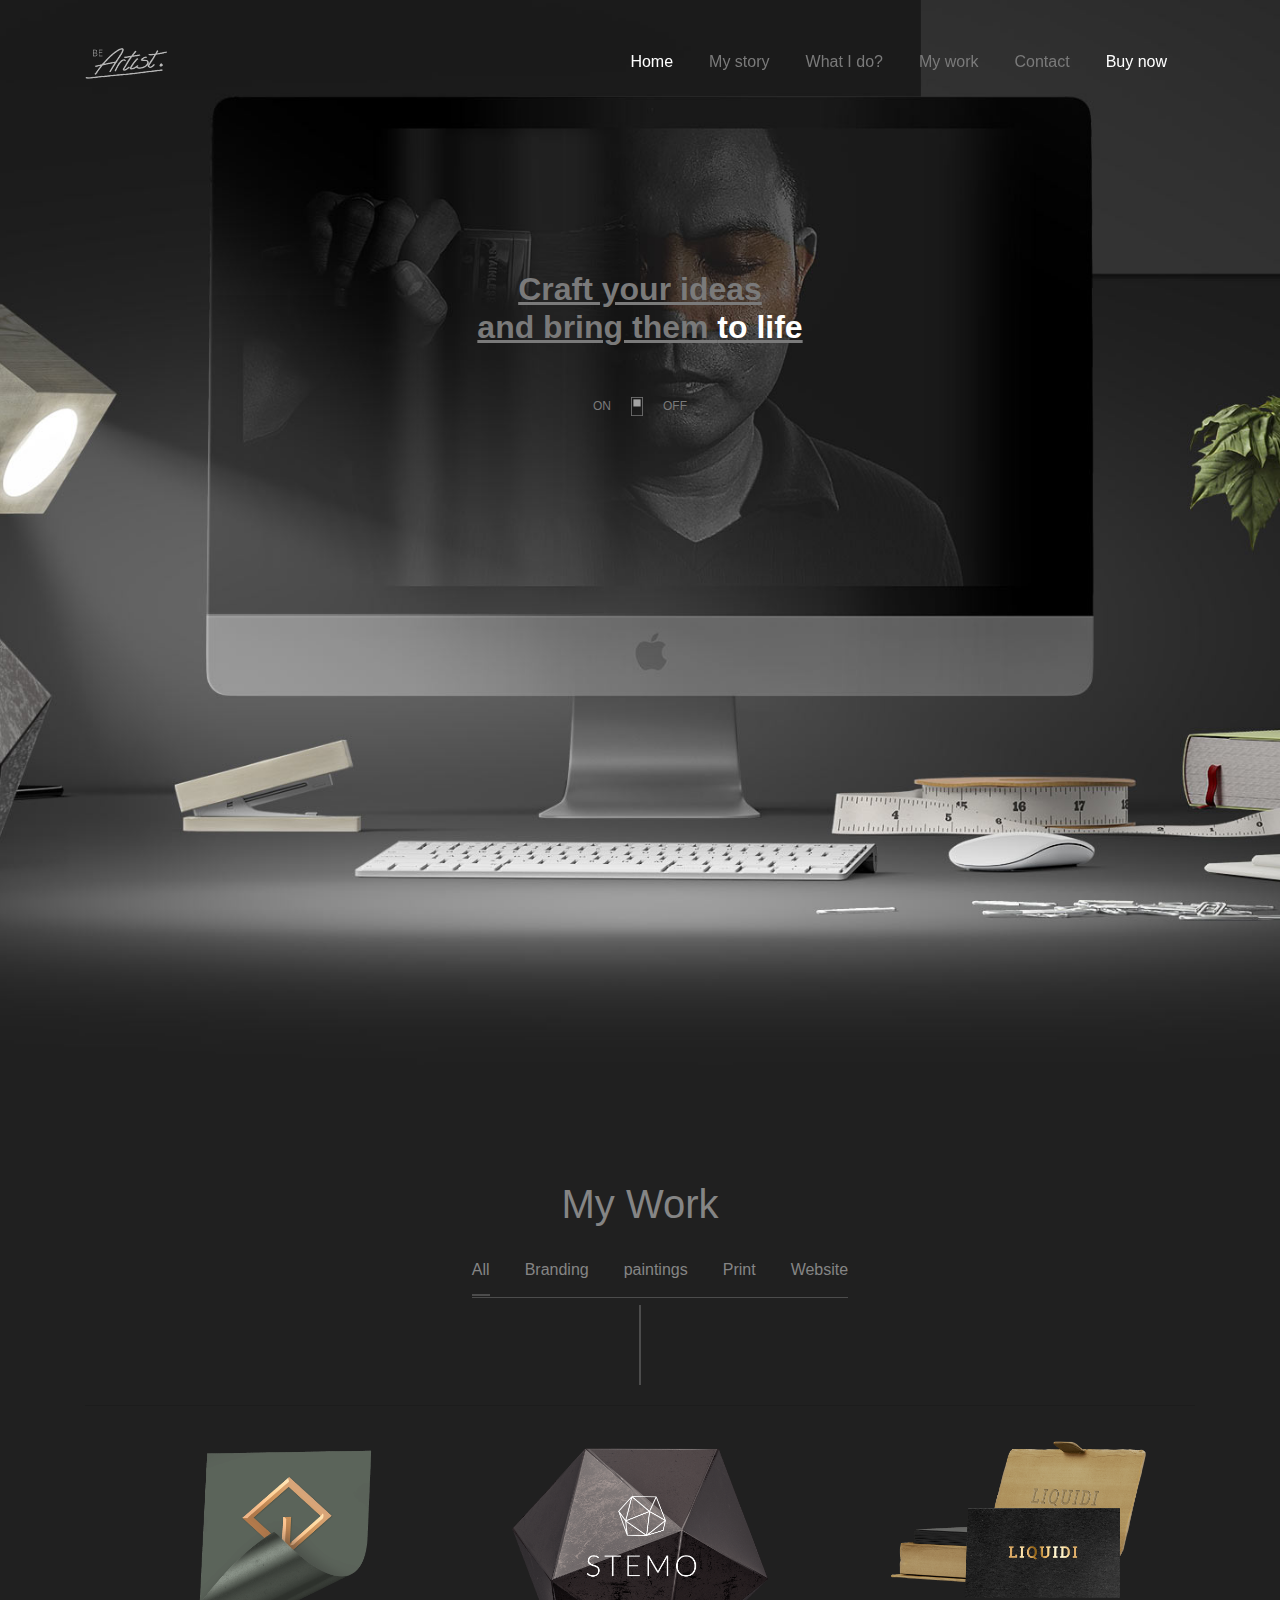
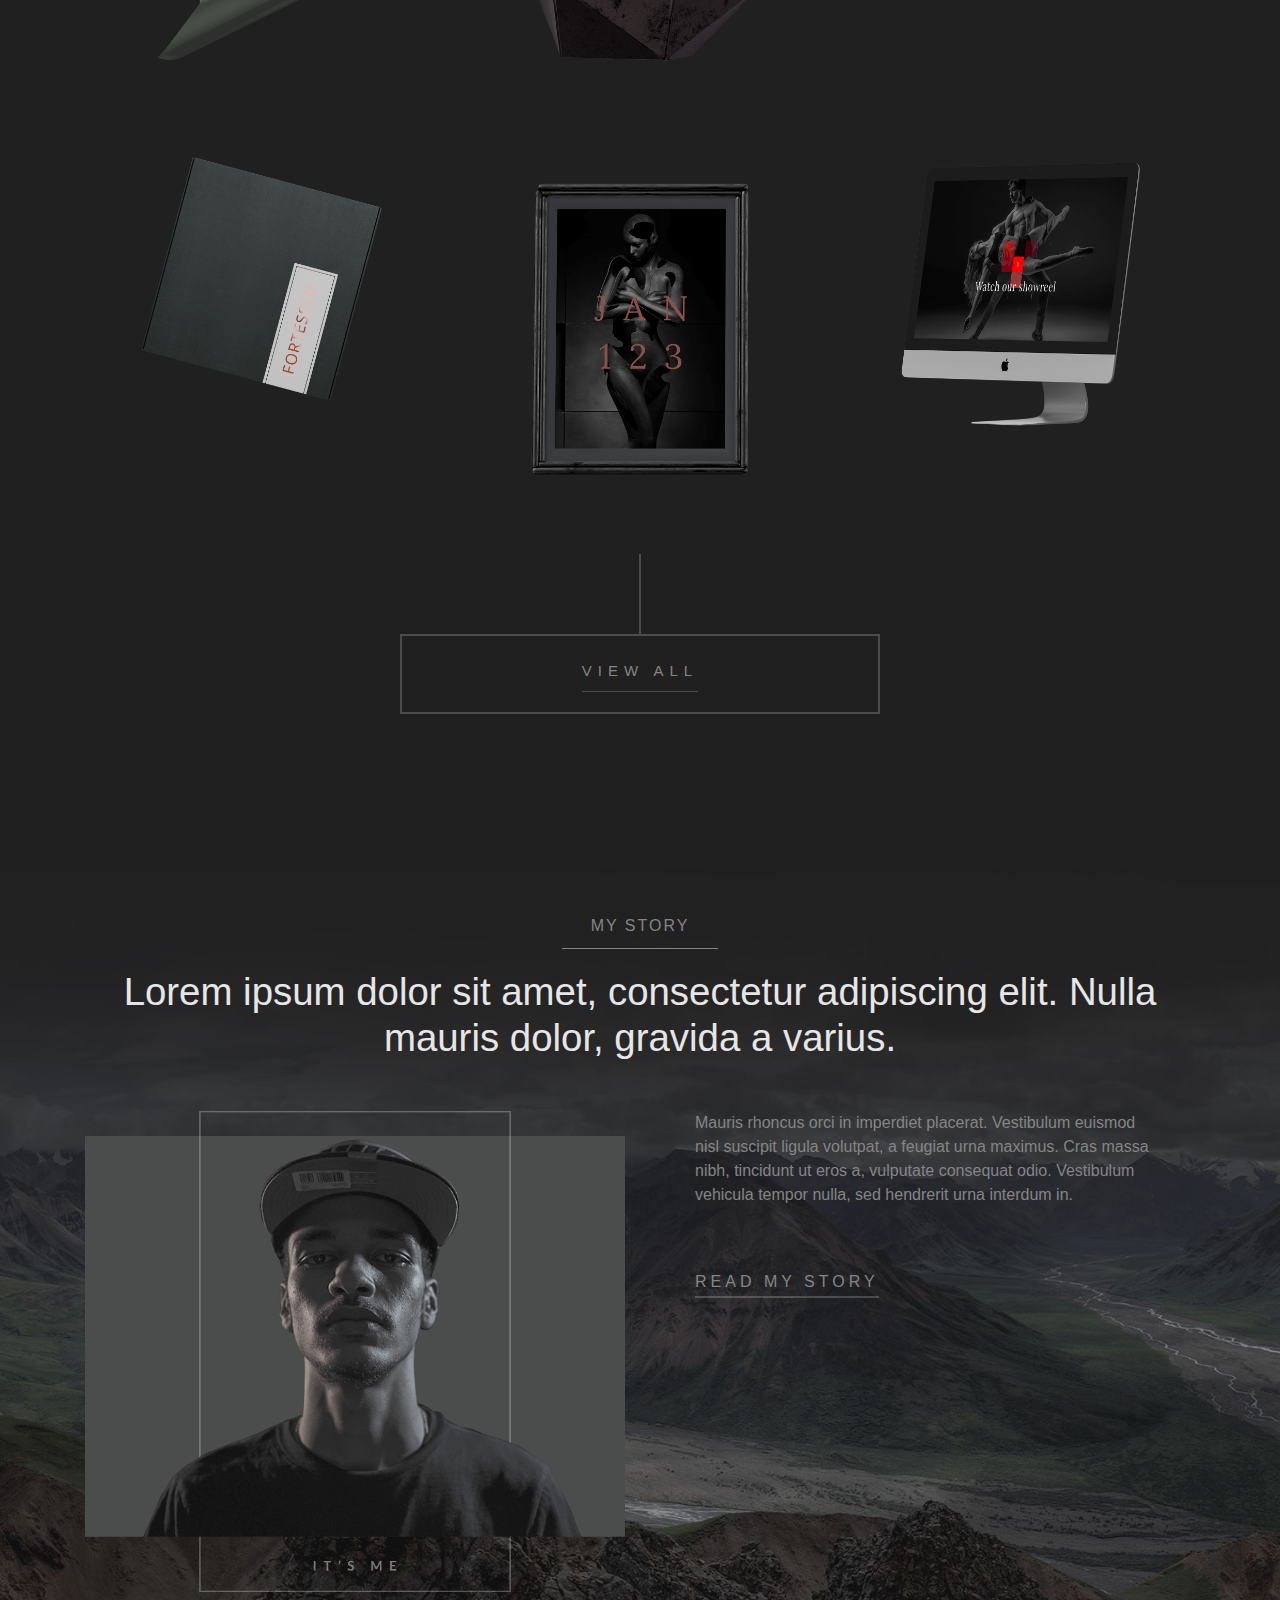
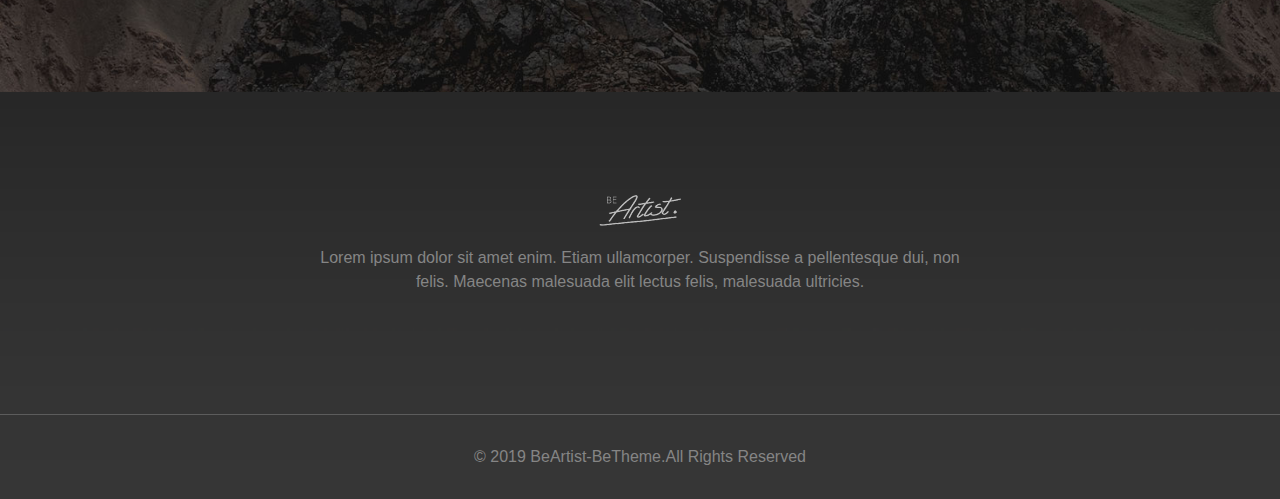
<file: index.html>
<!DOCTYPE html>
<html lang="en">

<head>
  <meta charset="UTF-8">

  <!-- IE Compatebillity Meta -->
  <meta http-equiv="X-UA-Compatible" content="IE=edge">
  <!-- First Mobile Meta -->
  <meta name="viewport" content="width=device-width, initial-scale=1">
  <!-- Font awesome -->
  <link rel="stylesheet" href="https://use.fontawesome.com/releases/v5.8.2/css/all.css"
    integrity="sha384-oS3vJWv+0UjzBfQzYUhtDYW+Pj2yciDJxpsK1OYPAYjqT085Qq/1cq5FLXAZQ7Ay" crossorigin="anonymous">
  <!-- title of the page -->
  <title>be Artist</title>
  <!-- Bootstrap CDN -->
  <link rel="stylesheet" href="css/bootstrap.min.css">
  <!-- styles -->
  <link rel="stylesheet" href="css/main.css">
</head>

<body>
  <!-- navbar section -->
  <nav class="navbar navbar-expand-lg navbar-light">
    <div class="container">
      <a class="navbar-brand" href="index.html"><img src="img/artist.png"></a>
      <button class="navbar-toggler" type="button" data-toggle="collapse" data-target="#navbarNav"
        aria-controls="navbarNav" aria-expanded="false" aria-label="Toggle navigation">
        <span class="navbar-toggler-icon"></span>
      </button>
      <div class="collapse navbar-collapse" id="navbarNav">
        <ul class="navbar-nav ml-auto">
          <li class="nav-item active">
            <a class="nav-link" href="index.html">Home <span class="sr-only">(current)</span></a>
          </li>
          <li class="nav-item">
            <a class="nav-link" href="my-story.html">My story</a>
          </li>
          <li class="nav-item">
            <a class="nav-link" href="whatido.html">What I do?<a>
          </li>
          <li class="nav-item">
            <a class="nav-link" href="my-work.html">My work</a>
          </li>
          <li class="nav-item">
            <a class="nav-link" href="contact.html">Contact</a>
          </li>
          <li class="nav-item active">
            <a class="nav-link" target="_blank" href="https://linkedin.com/in/ahmed-khaled-822214170/">Buy now</a>
          </li>
        </ul>
      </div>
    </div>
  </nav>
  <!-- header section -->
  <section class="header" id="header">
    <div class="intro">
      <h2>Craft your ideas <br /> and bring them <span>to life</span></h2>
      <p>ON<img src="img/home_artist_slider_slide_on.png" id="onimg">OFF</p>
    </div>
  </section>
  <!-- my work section -->
  <section class="my-work text-center">
    <div class="container">
      <div class="filters">
        <h1>My Work</h1>
        <ul>
          <li class="active" data-filter="*"><a href="#">All</a></li>
          <li data-filter=".branding"><a href="#">Branding</a></li>
          <li data-filter=".paintings"><a href="#">paintings</a></li>
          <li data-filter=".print"><a href="#">Print</a></li>
          <li data-filter=".website"><a href="#">Website</a></li>
        </ul>
      </div>

      <hr>
      <div class="projects">
        <div class="grid row">
          <div class="col-lg-4 col-md-6 branding print">
            <a href="#"><img src="img/home_artist_portfolio1.png" alt="portfolio 1"></a>
            <div class="first-project">
            </div>
          </div>
          <div class="col-lg-4 col-md-6 branding print">
            <div class="second-project">
            </div>
            <a href="#"><img src="img/home_artist_portfolio2.png" alt="portfolio 2"></a>
          </div>
          <div class="col-lg-4 col-md-6 branding">
            <div class="third-project">
              <a href="#"><img src="img/home_artist_portfolio3.png" alt="portfolio 3"></a>
            </div>
          </div>
          <div class="col-lg-4 col-md-6">
            <div class="fourth-project">
              <a href="#"><img src="img/home_artist_portfolio4.png" alt="portfolio 4"></a>
            </div>
          </div>
          <div class="col-lg-4 col-md-6 paintings">
            <div class="fivth-project">
              <a href="#"><img src="img/home_artist_portfolio5.png" alt="portfolio 5"></a>
            </div>
          </div>
          <div class="col-lg-4 col-md-6 website">
            <div class="sixth-project">
              <a href="#"><img src="img/home_artist_portfolio6.png" alt="portfolio 6"></a>
            </div>
          </div>
        </div>
        <p class="view-all"><button>VIEW ALL
            <hr></button>
        </p>
      </div>
    </div>
  </section>
  <!-- End of My Work Section -->
  <!-- Start my Story Section  -->
  <section class="my-story text-center">
    <div class="container">
      <div class="info">
        <p>my story</p>
        <hr>
        <h1>Lorem ipsum dolor sit amet, consectetur adipiscing elit. Nulla mauris dolor, gravida a varius.</h1>
      </div>
      <div class="row">
        <div class="col-md-6">
          <div class="artist-img">
            <img src="img/home_artist_pic1.png" alt="My Photo">
          </div>
        </div>
        <div class="col-md-6">
          <div class="story">
            <p>Mauris rhoncus orci in imperdiet placerat. Vestibulum euismod nisl suscipit ligula volutpat, a feugiat
              urna maximus. Cras massa nibh, tincidunt ut eros a, vulputate consequat odio. Vestibulum vehicula tempor
              nulla, sed hendrerit urna interdum in.</p>
            <div class="social-media">
              <a href="#"><i class="fab fa-facebook-f"></i></a>
              <a href="#"><i class="fab fa-twitter"></i></a>
              <a href="#"><i class="fab fa-instagram"></i></a>
              <a href="#"><i class="fab fa-pinterest-p"></i></a>
            </div>
            <a href="#" class="read">READ MY STORY</a>
          </div>
        </div>
      </div>
    </div>
  </section>
  <!-- End of my Story Section -->
  <!-- Start footer Section -->
  <section class="footer-section text-center">

    <div class="footer">
      <div class="container">
        <img src="img/artist.png" alt="logo">
        <p>Lorem ipsum dolor sit amet enim. Etiam ullamcorper. Suspendisse a pellentesque dui, non felis. Maecenas
          malesuada elit lectus felis, malesuada ultricies.</p>
      </div>
    </div>
    <div class="copyright">
      &copy; 2019 BeArtist-BeTheme.All Rights Reserved
    </div>
  </section>

  <!-- End footer Section -->
  <script src="js/jquery-3.3.1.min.js"></script>
  <script src="js/isotope.pkgd.min.js"></script>
  <script src="js/imagesloaded.pkgd.min.js"></script>
  <script src="js/popper.min.js"></script>
  <script src="js/bootstrap.min.js"></script>
  <script src="js/main.js"></script>



</html>
</file>
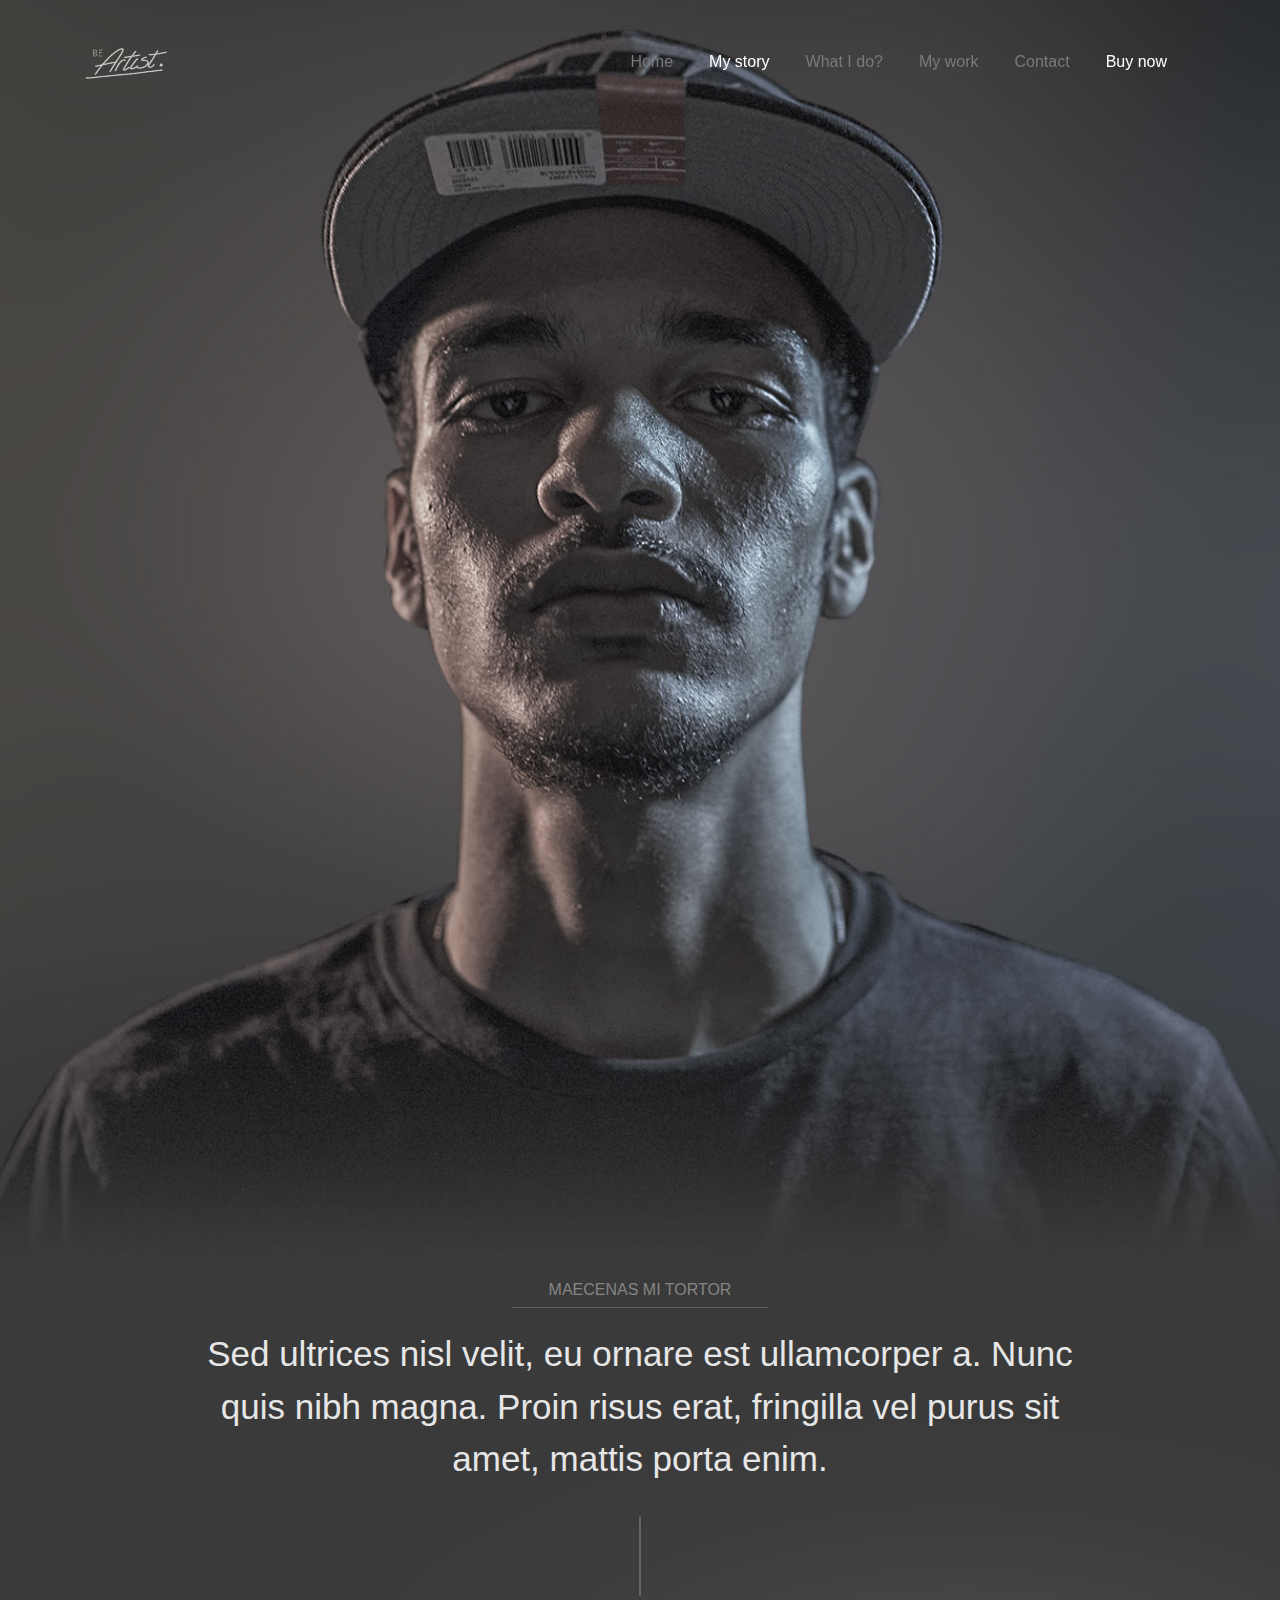
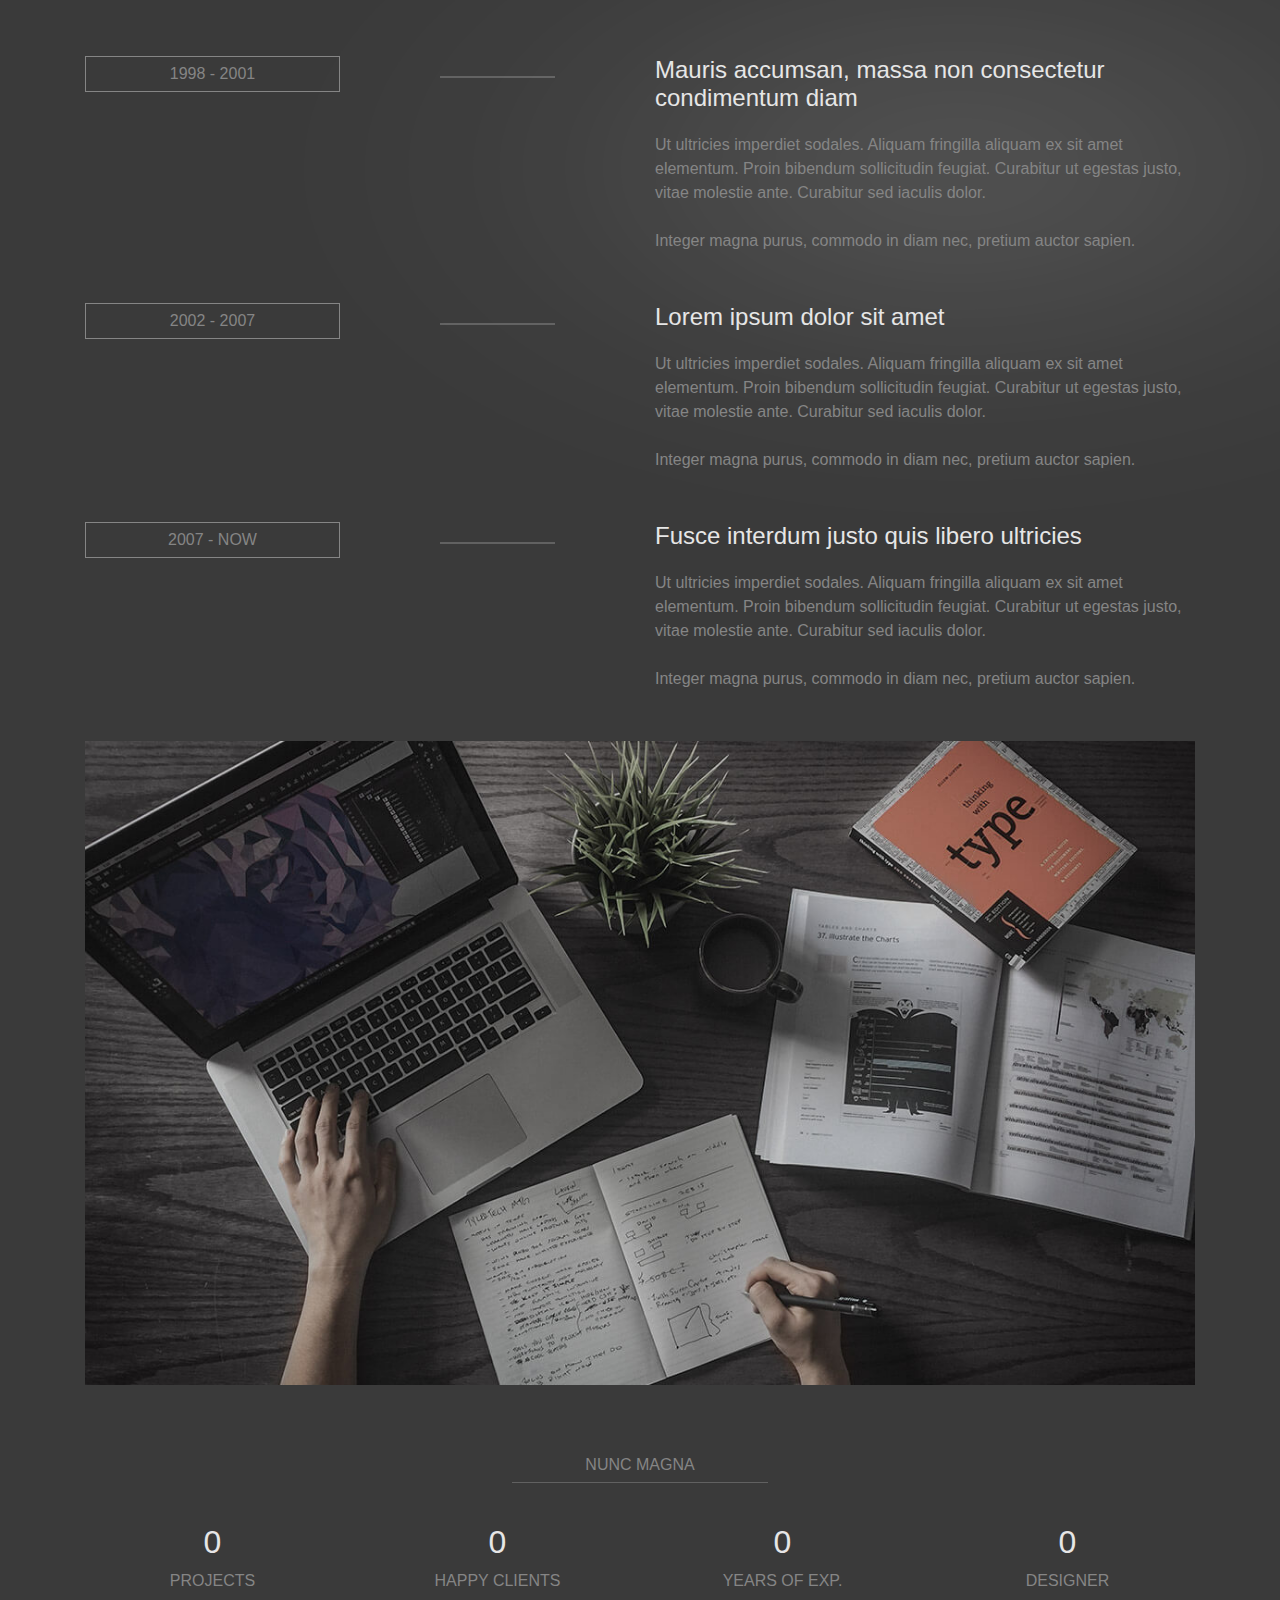
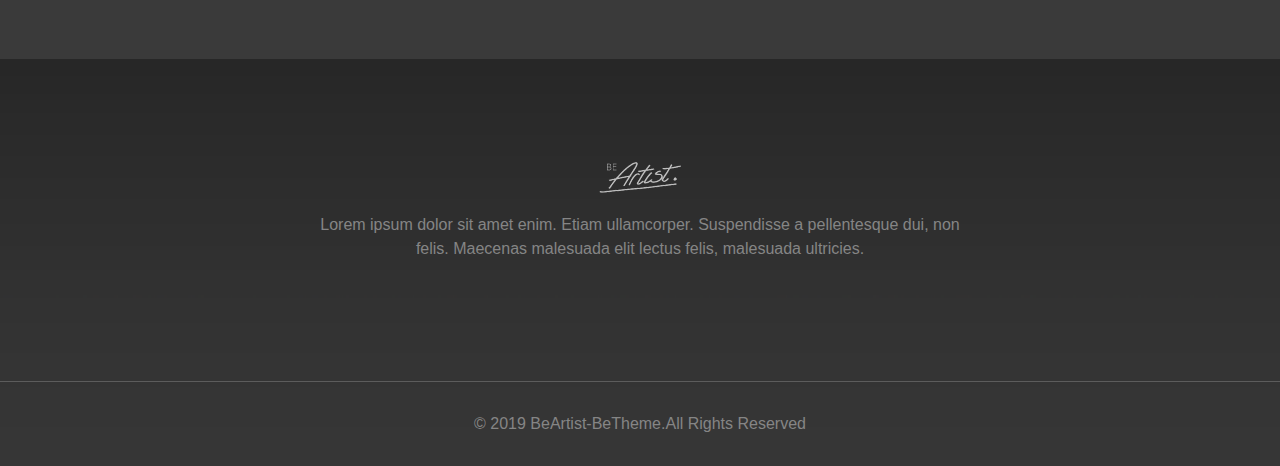
<file: my-story.html>
<!DOCTYPE html>
<html lang="en" dir="ltr">
  <head>
    <meta charset="utf-8">
    <!-- IE Compatebillity Meta -->
  <meta http-equiv="X-UA-Compatible" content="IE=edge">
    <!-- First Mobile Meta -->
    <meta name="viewport" content="width=device-width, initial-scale=1">
    <!-- Font awesome -->
    <link rel="stylesheet" href="https://use.fontawesome.com/releases/v5.8.2/css/all.css" integrity="sha384-oS3vJWv+0UjzBfQzYUhtDYW+Pj2yciDJxpsK1OYPAYjqT085Qq/1cq5FLXAZQ7Ay" crossorigin="anonymous">
    <!-- title of the page -->
    <title>My Story - BeArtist</title>
    <!-- Bootstrap CDN -->
    <link rel="stylesheet" href="css/bootstrap.min.css">
    <!-- styles -->
    <link rel="stylesheet" href="css/my-story.css">
  </head>
  <body>
    <!-- navbar section -->
    <nav class="navbar navbar-expand-lg navbar-light">
            <div class="container">
                <a class="navbar-brand" href="index.html"><img src="img/artist.png"></a>
                <button class="navbar-toggler" type="button" data-toggle="collapse" data-target="#navbarNav" aria-controls="navbarNav" aria-expanded="false" aria-label="Toggle navigation">
                <span class="navbar-toggler-icon"></span>
                </button>
                <div class="collapse navbar-collapse" id="navbarNav">
                <ul class="navbar-nav ml-auto">
                    <li class="nav-item">
                    <a class="nav-link" href="index.html">Home</a>
                    </li>
                    <li class="nav-item active">
                    <a class="nav-link" href="my-story.html">My story <span class="sr-only">(current)</span></a>
                    </li>
                    <li class="nav-item">
                    <a class="nav-link" href="whatido.html">What I do?</a>
                    </li>
                    <li class="nav-item">
                    <a class="nav-link" href="my-work.html">My work</a>
                    </li>
                    <li class="nav-item">
                        <a class="nav-link" href="contact.html">Contact</a>
                    </li>
                    <li class="nav-item active">
                            <a class="nav-link" target="_blank" href="https://linkedin.com/in/ahmed-khaled-822214170/">Buy now</a>
                        </li>
                </ul>
                </div>
            </div>
            </nav>
            <!-- Start Header -->
            <section class="header">

            </section>
            <!-- End Header -->
            <section class="timeline-section text-center">
              <div class="container">
                <div class="info">
                    <h6>MAECENAS MI TORTOR</h6>
                    <hr>
                    <p class="info-par">Sed ultrices nisl velit, eu ornare est ullamcorper a. Nunc quis nibh magna. Proin risus erat, fringilla vel purus sit amet, mattis porta enim.</p>
                </div>
                <div class="row">
                  <div class="col-lg-3">
                    <p class="years">1998 - 2001</p>
                  </div>
                  <div class="col-lg-3">
                    <hr>
                  </div>
                  <div class="col-lg-6">
                    <div class="info-box text-left">
                      <h4>Mauris accumsan, massa non consectetur condimentum diam</h4>
                      <p>Ut ultricies imperdiet sodales. Aliquam fringilla aliquam ex sit amet elementum. Proin bibendum sollicitudin feugiat. Curabitur ut egestas justo, vitae molestie ante. Curabitur sed iaculis dolor.</p>
                        <br>
                      <p>Integer magna purus, commodo in diam nec, pretium auctor sapien. </p>
                    </div>
                  </div>

                  <div class="col-lg-3">
                    <p class="years">2002 - 2007</p>
                  </div>
                  <div class="col-lg-3">
                    <hr>
                  </div>
                  <div class="col-lg-6">
                    <div class="info-box text-left">
                      <h4>Lorem ipsum dolor sit amet</h4>
                      <p>Ut ultricies imperdiet sodales. Aliquam fringilla aliquam ex sit amet elementum. Proin bibendum sollicitudin feugiat. Curabitur ut egestas justo, vitae molestie ante. Curabitur sed iaculis dolor.</p>
                        <br>
                      <p>Integer magna purus, commodo in diam nec, pretium auctor sapien. </p>
                    </div>
                  </div>

                  <div class="col-lg-3">
                    <p class="years">2007 - NOW</p>
                  </div>
                  <div class="col-lg-3">
                    <hr>
                  </div>
                  <div class="col-lg-6">
                    <div class="info-box text-left">
                      <h4>Fusce interdum justo quis libero ultricies</h4>
                      <p>Ut ultricies imperdiet sodales. Aliquam fringilla aliquam ex sit amet elementum. Proin bibendum sollicitudin feugiat. Curabitur ut egestas justo, vitae molestie ante. Curabitur sed iaculis dolor.</p>
                        <br>
                      <p>Integer magna purus, commodo in diam nec, pretium auctor sapien. </p>
                    </div>
                  </div>
                </div>

                <div class="img">
                  <img src="img/home_artist_mystory2.jpg" alt="">
                </div>

                <div class="count-down">
                  <h6>NUNC MAGNA</h6>
                  <hr>
                  <div class="row">
                    <div class="col-lg-3">
                      <div class="projects">
                        <h2><span class="counter1">0</span></h2>
                        <p>PROJECTS</p>
                      </div>
                    </div>
                    <div class="col-lg-3">
                      <div class="clients">
                        <h2><span class="counter2">0</span></h2>
                        <p>HAPPY CLIENTS</p>
                      </div>
                    </div>
                    <div class="col-lg-3">
                      <div class="clients">
                        <h2><span class="counter3">0</span></h2>
                        <p>YEARS OF EXP.</p>
                      </div>
                    </div>
                    <div class="col-lg-3">
                      <div class="clients">
                        <h2><span class="counter4">0</span></h2>
                        <p>DESIGNER</p>
                      </div>
                    </div>

                    </div>
                  </div>
                </div>

              </div>
            </section>

            <!-- Start footer Section -->
            <section class="footer-section text-center">

              <div class="footer">
              <div class="container">
                  <img src="img/artist.png" alt="logo">
                  <p>Lorem ipsum dolor sit amet enim. Etiam ullamcorper. Suspendisse a pellentesque dui, non felis. Maecenas malesuada elit lectus felis, malesuada ultricies.</p>
                </div>
                </div>
                <div class="copyright">
                    &copy; 2019 BeArtist-BeTheme.All Rights Reserved
                </div>
            </section>

            <!-- End footer Section -->



    <script src="js/jquery-3.3.1.min.js"></script>
    <script src="js/popper.min.js"></script>
    <script src="js/bootstrap.min.js"></script>
    <script src="js/pages.js"></script>
  </body>
</html>
</file>
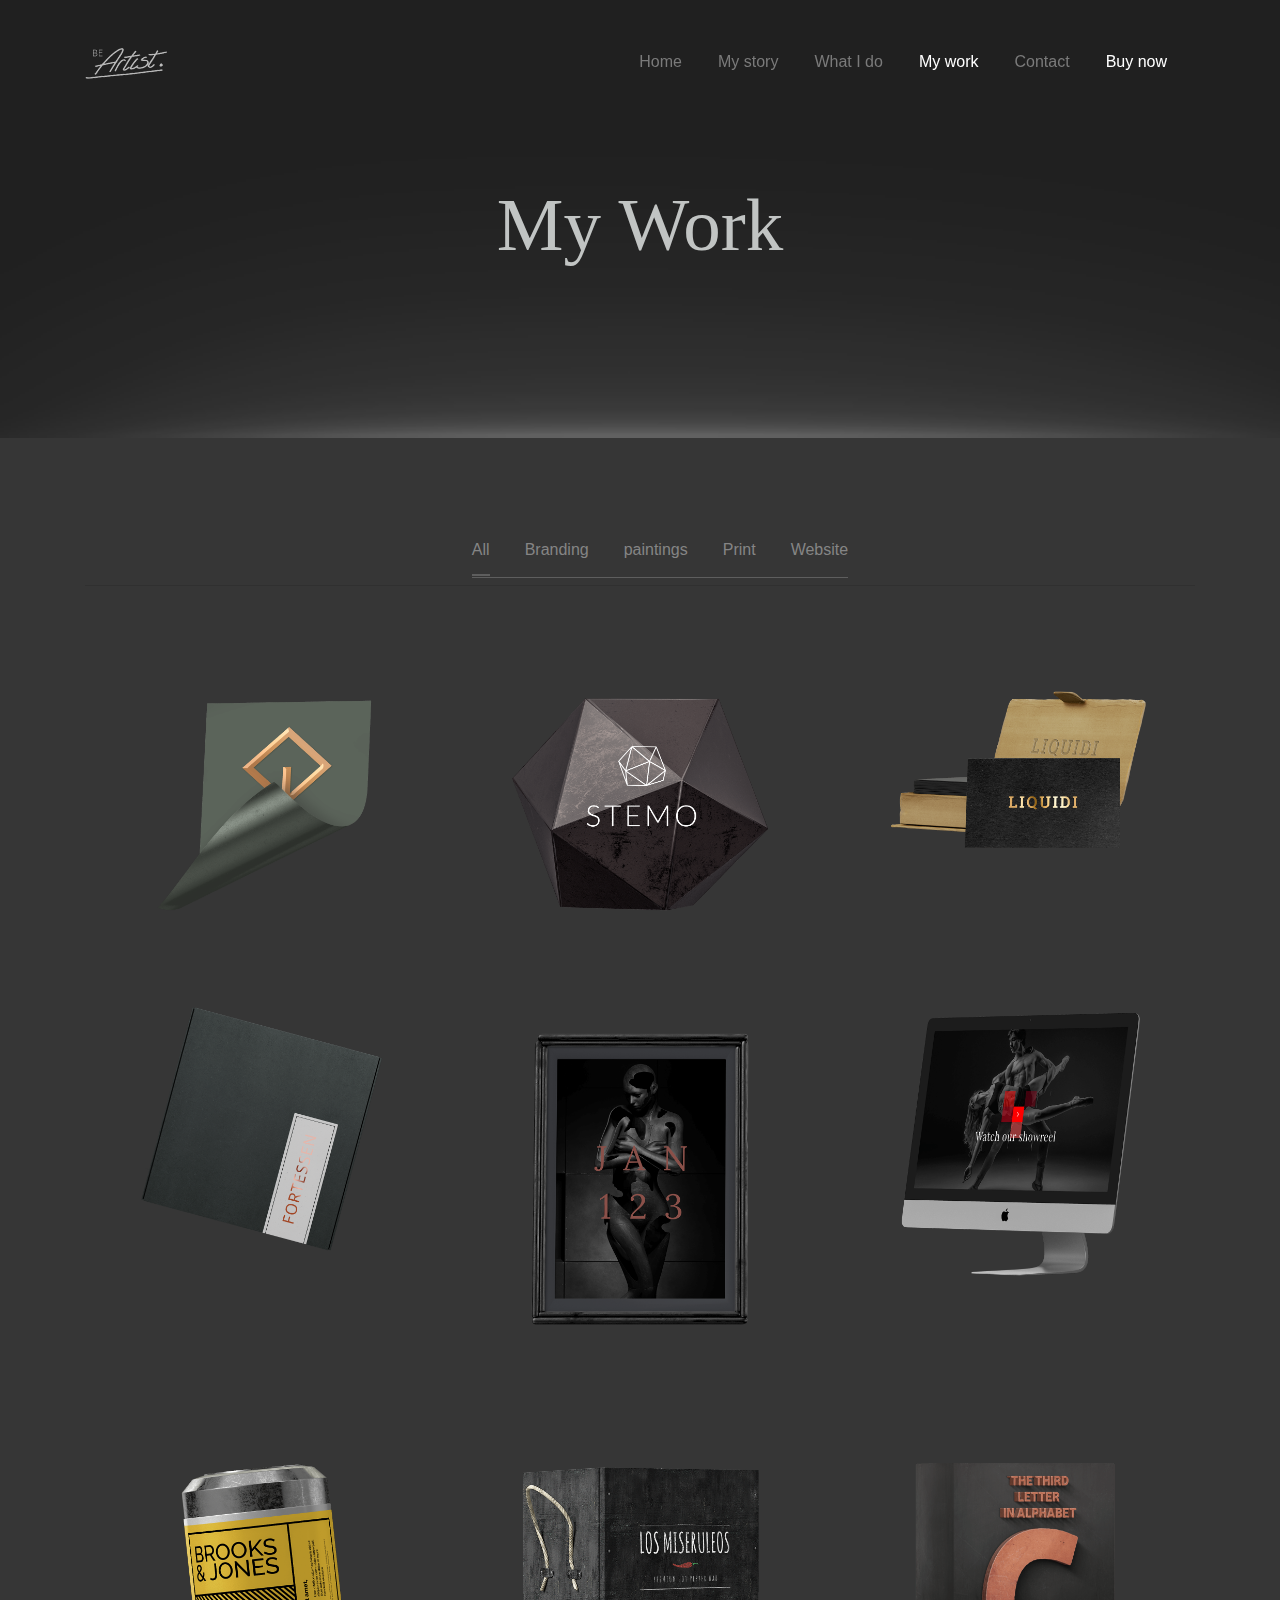
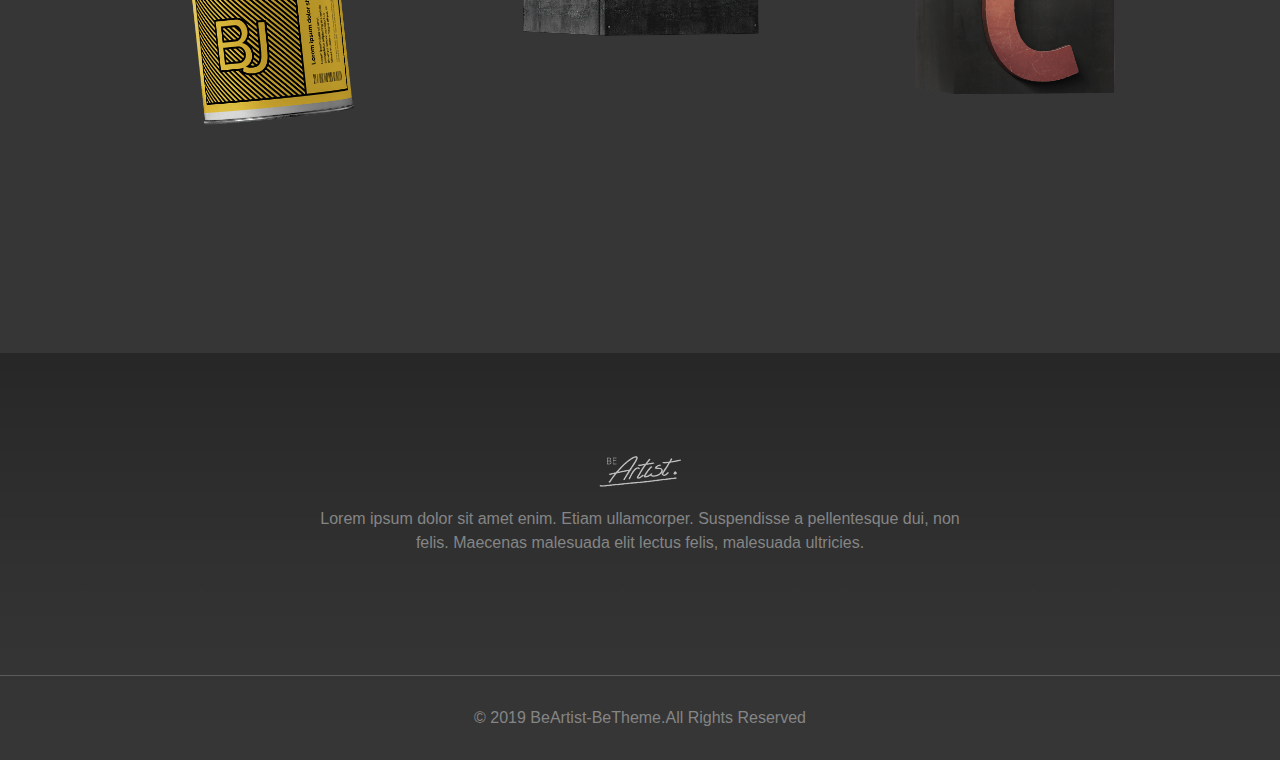
<file: my-work.html>
<!DOCTYPE html>
<html lang="en">

<head>
    <meta charset="UTF-8">
    <meta name="viewport" content="width=device-width, initial-scale=1.0">
    <meta http-equiv="X-UA-Compatible" content="ie=edge">
    <title>My Work</title>
    <!-- Bootstrap CDN -->
    <link rel="stylesheet" href="css/bootstrap.min.css">
    <!-- styles -->
    <link rel="stylesheet" href="css/whatido.css">
</head>

<body>
    <!-- navbar section -->
    <nav class="navbar navbar-expand-lg navbar-light">
        <div class="container">
            <a class="navbar-brand" href="index.html"><img src="img/artist.png"></a>
            <button class="navbar-toggler" type="button" data-toggle="collapse" data-target="#navbarNav"
                aria-controls="navbarNav" aria-expanded="false" aria-label="Toggle navigation">
                <span class="navbar-toggler-icon"></span>
            </button>
            <div class="collapse navbar-collapse" id="navbarNav">
                <ul class="navbar-nav ml-auto">
                    <li class="nav-item">
                        <a class="nav-link" href="index.html">Home</a>
                    </li>
                    <li class="nav-item ">
                        <a class="nav-link" href="my-story.html">My story </a>
                    </li>
                    <li class="nav-item ">
                        <a class="nav-link" href="whatido.html">What I do <span class="sr-only">(current)</span></a>
                    </li>
                    <li class="nav-item active">
                        <a class="nav-link" href="my-work.html">My work</a>
                    </li>
                    <li class="nav-item">
                        <a class="nav-link" href="contact.html">Contact</a>
                    </li>
                    <li class="nav-item active">
                        <a class="nav-link" href="https://linkedin.com/in/ahmed-khaled-822214170/">Buy now</a>
                    </li>
                </ul>
            </div>
        </div>
    </nav>
    <!-- End of Navbar section -->
    <!-- start head of pages -->
    <section class="head">
        <div class="container text-center">
            <div class="title">
                <h1>My Work</h1>
            </div>
        </div>
    </section>
    <!-- End of head -->
    <!-- my work section -->
    <section class="my-work text-center">
        <div class="container">
            <div class="filters">
                <ul>
                    <li class="active" data-filter="*"><a href="#">All</a></li>
                    <li data-filter=".branding"><a href="#">Branding</a></li>
                    <li data-filter=".paintings"><a href="#">paintings</a></li>
                    <li data-filter=".print"><a href="#">Print</a></li>
                    <li data-filter=".website"><a href="#">Website</a></li>
                </ul>
            </div>

            <hr>
            <div class="projects">
                <div class="grid row">
                    <div class="col-lg-4 col-md-6 branding print">
                        <a href="#"><img src="img/home_artist_portfolio1.png" alt="portfolio 1"></a>
                        <div class="first-project">
                        </div>
                    </div>
                    <div class="col-lg-4 col-md-6 branding print">
                        <div class="second-project">
                        </div>
                        <a href="#"><img src="img/home_artist_portfolio2.png" alt="portfolio 2"></a>
                    </div>
                    <div class="col-lg-4 col-md-6 branding">
                        <div class="third-project">
                            <a href="#"><img src="img/home_artist_portfolio3.png" alt="portfolio 3"></a>
                        </div>
                    </div>
                    <div class="col-lg-4 col-md-6">
                        <div class="fourth-project">
                            <a href="#"><img src="img/home_artist_portfolio4.png" alt="portfolio 4"></a>
                        </div>
                    </div>
                    <div class="col-lg-4 col-md-6 paintings">
                        <div class="fivth-project">
                            <a href="#"><img src="img/home_artist_portfolio5.png" alt="portfolio 5"></a>
                        </div>
                    </div>
                    <div class="col-lg-4 col-md-6 website">
                        <div class="sixth-project">
                            <a href="#"><img src="img/home_artist_portfolio6.png" alt="portfolio 6"></a>
                        </div>
                    </div>
                    <div class="col-lg-4 col-md-6 branding">
                        <div class="seventh-project">
                            <a href="#"><img src="img/home_artist_portfolio7.png" alt="portfolio 6"></a>
                        </div>
                    </div>
                    <div class="col-lg-4 col-md-6 branding">
                        <div class="eightenth-project">
                            <a href="#"><img src="img/home_artist_portfolio8.png" alt="portfolio 6"></a>
                        </div>
                    </div>
                    <div class="col-lg-4 col-md-6 branding">
                        <div class="ninth-project">
                            <a href="#"><img src="img/home_artist_portfolio9.png" alt="portfolio 6"></a>
                        </div>
                    </div>




                </div>
            </div>
        </div>
    </section>
    <!-- End of My Work Section -->
    <!-- Start footer Section -->
    <section class="footer-section text-center">

        <div class="footer">
            <div class="container">
                <img src="img/artist.png" alt="logo">
                <p>Lorem ipsum dolor sit amet enim. Etiam ullamcorper. Suspendisse a pellentesque dui, non felis.
                    Maecenas
                    malesuada elit lectus felis, malesuada ultricies.</p>
            </div>
        </div>
        <div class="copyright">
            &copy; 2019 BeArtist-BeTheme.All Rights Reserved
        </div>
    </section>

    <!-- End footer Section -->
</body>
<script src="js/jquery-3.3.1.min.js"></script>
<script src="js/isotope.pkgd.min.js"></script>
<script src="js/imagesloaded.pkgd.min.js"></script>
<script src="js/popper.min.js"></script>
<script src="js/bootstrap.min.js"></script>
<script src="js/pages.js"></script>

</html>
</file>
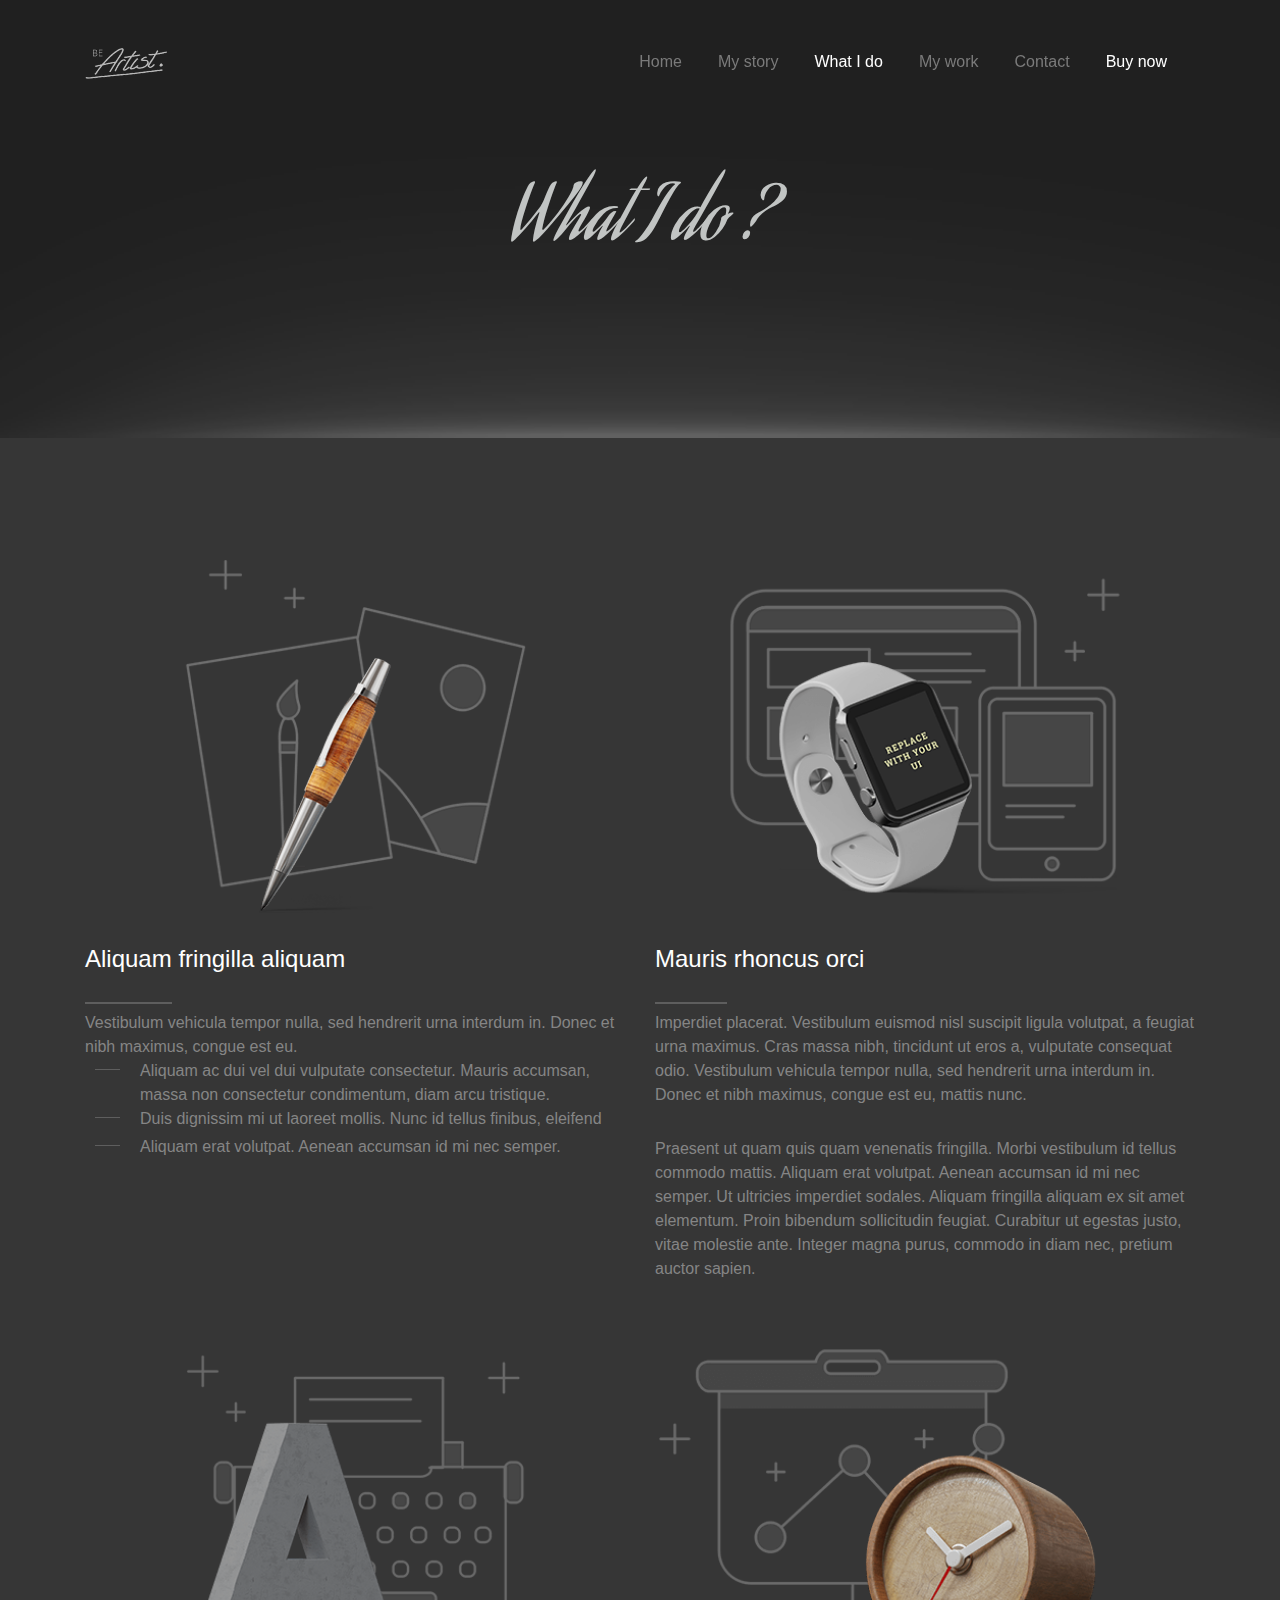
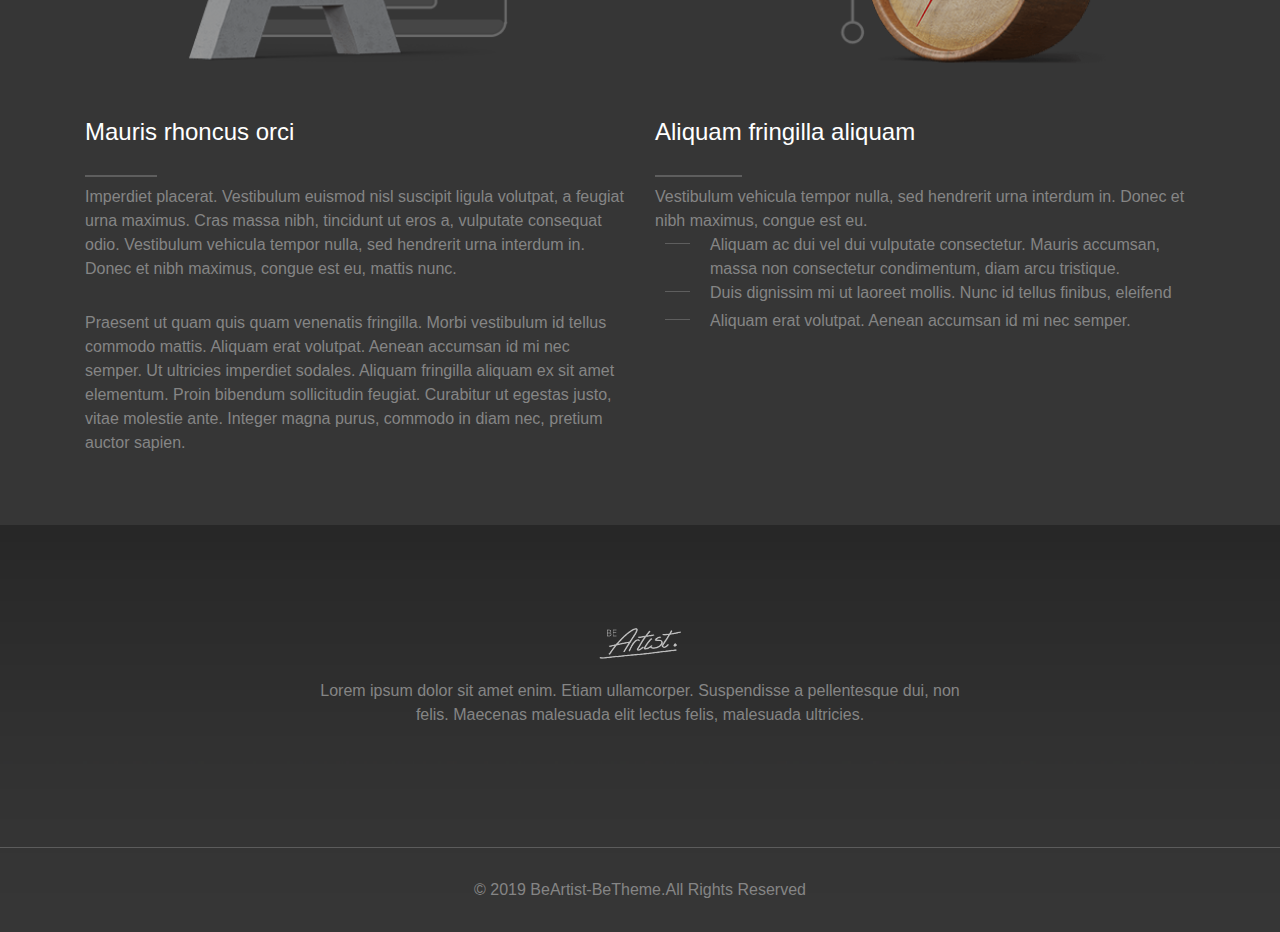
<file: whatido.html>
<!DOCTYPE html>
<html lang="en">

<head>
    <meta charset="UTF-8">
    <meta name="viewport" content="width=device-width, initial-scale=1.0">
    <meta http-equiv="X-UA-Compatible" content="ie=edge">
    <title>What I Do</title>

    <link href="https://fonts.googleapis.com/css?family=Aguafina+Script|Lobster&display=swap" rel="stylesheet">
    <!-- Bootstrap CDN -->
    <link rel="stylesheet" href="css/bootstrap.min.css">
    <!-- styles -->
    <link rel="stylesheet" href="css/whatido.css">
</head>

<body>
    <!-- navbar section -->
    <nav class="navbar navbar-expand-lg navbar-light">
        <div class="container">
            <a class="navbar-brand" href="index.html"><img src="img/artist.png"></a>
            <button class="navbar-toggler" type="button" data-toggle="collapse" data-target="#navbarNav"
                aria-controls="navbarNav" aria-expanded="false" aria-label="Toggle navigation">
                <span class="navbar-toggler-icon"></span>
            </button>
            <div class="collapse navbar-collapse" id="navbarNav">
                <ul class="navbar-nav ml-auto">
                    <li class="nav-item">
                        <a class="nav-link" href="index.html">Home</a>
                    </li>
                    <li class="nav-item ">
                        <a class="nav-link" href="my-story.html">My story </a>
                    </li>
                    <li class="nav-item active">
                        <a class="nav-link" href="whatido.html">What I do <span class="sr-only">(current)</span></a>
                    </li>
                    <li class="nav-item">
                        <a class="nav-link" href="my-work.html">My work</a>
                    </li>
                    <li class="nav-item">
                        <a class="nav-link" href="contact.html">Contact</a>
                    </li>
                    <li class="nav-item active">
                        <a target="_blank" class="nav-link" href="https://linkedin.com/in/ahmed-khaled-822214170/">Buy now</a>
                    </li>
                </ul>
            </div>
        </div>
    </nav>
    <!-- End of Navbar section -->
    <!-- start head of pages -->
    <section class="head">
        <div class="container text-center">
            <div class="title">
                <h1>What I do ?</h1>
            </div>
        </div>
    </section>
    <!-- End of head -->
    <!-- start projects -->
    <section class="projects">
        <div class="container text-left">
            <div class="row">
                <div class="col-lg-6">
                    <div class="project">
                        <img class="responsive-img " src="img/home_artist_whatido1.png" alt="my projects">
                        <h4>
                            <span>Aliquam</span> fringilla aliquam
                        </h4>
                        <p class="project-info">
                            Vestibulum vehicula tempor nulla, sed hendrerit urna interdum in. Donec et nibh maximus,
                            congue est eu.
                        </p>
                        <div class="row no-gutters">
                            <div class="col-1">
                                <div class="after-border"></div>
                            </div>
                            <div class="col-11">
                                <p class="paragraph">Aliquam ac dui vel dui vulputate consectetur. Mauris
                                    accumsan,
                                    massa non consectetur condimentum, diam arcu tristique.
                                </p>
                            </div>
                            <div class="col-1">
                                <div class="after-border"></div>
                            </div>
                            <div class="col-11">
                                <p class="paragraph">
                                    Duis dignissim mi ut laoreet mollis. Nunc id tellus finibus, eleifend
                                </p>
                            </div>
                            <div class="col-1">
                                <div class="after-border"></div>
                            </div>
                            <div class="col-11">
                                <p class="paragraph">
                                    Aliquam erat volutpat. Aenean accumsan id mi nec semper.
                                </p>
                            </div>
                        </div>


                    </div>
                </div>

                <div class="col-lg-6">
                    <div class="project">
                        <img src="img/home_artist_whatido2.png" alt="my project">
                        <h4 class="title-under-img"><span>Mauris</span> rhoncus orci</h4>
                        <div class="projects-info">

                            Imperdiet placerat. Vestibulum euismod nisl suscipit ligula volutpat, a feugiat urna
                            maximus. Cras massa nibh, tincidunt ut eros a, vulputate consequat odio. Vestibulum vehicula
                            tempor nulla, sed hendrerit urna interdum in. Donec et nibh maximus, congue est eu, mattis
                            nunc.
                            <br />
                            <p class="insideP">
                                Praesent ut quam quis quam venenatis fringilla. Morbi vestibulum id tellus commodo
                                mattis.
                                Aliquam erat volutpat. Aenean accumsan id mi nec semper. Ut ultricies imperdiet sodales.
                                Aliquam fringilla aliquam ex sit amet elementum. Proin bibendum sollicitudin feugiat.
                                Curabitur ut egestas justo, vitae molestie ante. Integer magna purus, commodo in diam
                                nec,
                                pretium auctor sapien.
                            </p>
                        </div>
                    </div>
                </div>







                <div class="col-lg-6">
                    <div class="project">
                        <img src="img/home_artist_whatido3.png" alt="my project">
                        <h4 class="title-under-img"><span>Mauris</span> rhoncus orci</h4>
                        <div class="projects-info">

                            Imperdiet placerat. Vestibulum euismod nisl suscipit ligula volutpat, a feugiat urna
                            maximus. Cras massa nibh, tincidunt ut eros a, vulputate consequat odio. Vestibulum vehicula
                            tempor nulla, sed hendrerit urna interdum in. Donec et nibh maximus, congue est eu, mattis
                            nunc.
                            <br />
                            <p class="insideP">
                                Praesent ut quam quis quam venenatis fringilla. Morbi vestibulum id tellus commodo
                                mattis.
                                Aliquam erat volutpat. Aenean accumsan id mi nec semper. Ut ultricies imperdiet sodales.
                                Aliquam fringilla aliquam ex sit amet elementum. Proin bibendum sollicitudin feugiat.
                                Curabitur ut egestas justo, vitae molestie ante. Integer magna purus, commodo in diam
                                nec,
                                pretium auctor sapien.
                            </p>
                        </div>
                    </div>
                </div>

                <div class="col-lg-6">
                    <div class="project">
                        <img class="responsive-img " src="img/home_artist_whatido4.png" alt="my projects">
                        <h4>
                            <span>Aliquam</span> fringilla aliquam
                        </h4>
                        <p class="project-info">
                            Vestibulum vehicula tempor nulla, sed hendrerit urna interdum in. Donec et nibh maximus,
                            congue est eu.
                        </p>
                        <div class="row no-gutters">
                            <div class="col-1">
                                <div class="after-border"></div>
                            </div>
                            <div class="col-11">
                                <p class="paragraph">Aliquam ac dui vel dui vulputate consectetur. Mauris
                                    accumsan,
                                    massa non consectetur condimentum, diam arcu tristique.
                                </p>
                            </div>
                            <div class="col-1">
                                <div class="after-border"></div>
                            </div>
                            <div class="col-11">
                                <p class="paragraph">
                                    Duis dignissim mi ut laoreet mollis. Nunc id tellus finibus, eleifend
                                </p>
                            </div>
                            <div class="col-1">
                                <div class="after-border"></div>
                            </div>
                            <div class="col-11">
                                <p class="paragraph">
                                    Aliquam erat volutpat. Aenean accumsan id mi nec semper.
                                </p>
                            </div>
                        </div>


                    </div>
                </div>
    </section>
    <!-- end projects -->
    <!-- Start footer Section -->
    <section class="footer-section text-center">

        <div class="footer">
            <div class="container">
                <img src="img/artist.png" alt="logo">
                <p>Lorem ipsum dolor sit amet enim. Etiam ullamcorper. Suspendisse a pellentesque dui, non felis.
                    Maecenas
                    malesuada elit lectus felis, malesuada ultricies.</p>
            </div>
        </div>
        <div class="copyright">
            &copy; 2019 BeArtist-BeTheme.All Rights Reserved
        </div>
    </section>

    <!-- End footer Section -->
</body>
<script src="https://code.jquery.com/jquery-3.3.1.slim.min.js"
    integrity="sha384-q8i/X+965DzO0rT7abK41JStQIAqVgRVzpbzo5smXKp4YfRvH+8abtTE1Pi6jizo"
    crossorigin="anonymous"></script>
<script src="js/pages.js"></script>

</html>
</file>
<file: css/main.css>
/*.message-actionable
 * border: 1px dotted yellow
 * color: yellow
 * margin: 20px
 * padding: 10px
 * .message-actionable button
 * float: right*/
a {
  text-decoration: none;
  outline: none;
}
a:hover {
  text-decoration: none;
}

p {
  margin: 0;
  padding: 0;
}

hr {
  margin: 0;
}

.navbar {
  padding: 2.5rem 1rem;
  width: 100%;
  position: fixed;
  z-index: 100;
}
.navbar .navbar-toggler {
  background-color: #FFF;
}

.navbar-light .navbar-nav .nav-item.active .nav-link {
  color: #FFF !important;
}
.navbar-light .navbar-nav .nav-link {
  margin-right: 20px;
  color: #7a7a7a;
}
.navbar-light .navbar-nav .nav-link:hover {
  color: #FFF;
}

.header {
  background-image: url(../img/home_artist_slider_slide2.jpg);
  background-repeat: no-repeat;
  background-position: center bottom;
  width: 100%;
  height: 120vh;
  display: flex;
  flex-direction: column;
  justify-content: center;
  align-items: center;
  position: relative;
  vertical-align: baseline;
  -moz-background-size: cover;
  -o-background-size: cover;
  -webkit-background-size: cover;
  background-size: cover;
}
.header .intro {
  color: #7a7a7a;
  position: absolute;
  top: 30vh;
  width: 30%;
}
.header .intro h2 {
  margin-bottom: 50px;
  text-decoration-line: underline;
  font-weight: 600;
  text-align: center;
}
@media (max-width: 1080px) {
  .header .intro h2 {
    font-size: 22px;
  }
}
@media (max-width: 768px) {
  .header .intro h2 {
    font-size: 18px;
  }
}
@media (max-width: 576px) {
  .header .intro h2 {
    font-size: 13px;
  }
}
.header .intro span {
  color: #FFF;
}
.header .intro p {
  text-align: center;
  font-size: 12px;
}
.header .intro p img {
  width: 12px;
  margin-right: 20px;
  margin-left: 20px;
}

.my-work {
  background-color: #202020;
  background-image: url(../img/home_artist_bgsection2.jpg);
  background-repeat: no-repeat;
  background-position: center center;
  background-attachment: fixed;
  vertical-align: baseline;
  width: 100%;
  color: #858585;
  padding-top: 100px;
  padding-bottom: 100px;
  -moz-background-size: cover;
  -o-background-size: cover;
  -webkit-background-size: cover;
  background-size: cover;
}
.my-work .filters h1 {
  margin-bottom: 30px;
}
.my-work .filters ul {
  display: inline-block;
  margin-bottom: 0;
  list-style: none;
}
.my-work .filters ul li {
  float: left;
  cursor: pointer;
  border-bottom: 1px solid #ffffff33;
  padding-bottom: 15px;
  padding-right: 35px;
}
.my-work .filters ul li:last-child {
  padding-right: 0px;
}
@media (max-width: 576px) {
  .my-work .filters ul li:last-child {
    padding-right: 35px;
  }
}
@media (max-width: 576px) {
  .my-work .filters ul li {
    float: none;
    border-bottom: none;
    margin-bottom: 10px;
  }
}
.my-work .filters ul .active a {
  border-bottom: 2px solid #ffffff33;
  padding-bottom: 16px;
}
@media (max-width: 576px) {
  .my-work .filters ul .active a {
    border-bottom: none;
  }
}
.my-work .filters ul a {
  color: #858585;
}
.my-work .filters::after {
  content: "";
  display: block;
  margin: 0 auto;
  width: 2px;
  height: 80px;
  margin-bottom: 20px;
  background-color: #ffffff33;
}
@media (max-width: 576px) {
  .my-work .filters::after {
    display: none;
  }
}
.my-work .projects img {
  width: 100%;
  padding: 20px;
}
.my-work .projects img:hover {
  transform: scale(1.1);
  -moz-transition: all 0.4s ease-in-out;
  -webkit-transition: all 0.4s ease-in-out;
  -o-transition: all 0.4s ease-in-out;
  transition: all 0.4s ease-in-out;
}
.my-work .view-all {
  text-align: center;
}
.my-work .view-all button {
  background-color: transparent;
  padding: 20px 180px;
  border: 2px solid #ffffff33;
  color: #858585;
  display: inline-block;
  font-size: 15px;
  line-height: 2;
  letter-spacing: 6px;
  -moz-transition: all 0.5s ease-in-out;
  -webkit-transition: all 0.5s ease-in-out;
  -o-transition: all 0.5s ease-in-out;
  transition: all 0.5s ease-in-out;
}
.my-work .view-all button:hover {
  border-color: #FFF;
}
@media (max-width: 576px) {
  .my-work .view-all button {
    padding: 10px 90px;
  }
}
.my-work .view-all hr {
  margin-top: 5px;
  border-top-color: #ffffff33;
}
.my-work .view-all::before {
  content: "";
  width: 2px;
  height: 80px;
  background-color: #ffffff33;
  display: block;
  margin: 0 auto;
}

.my-story {
  padding-top: 100px;
  padding-bottom: 100px;
  background-image: url(../img/home_artist_bgsection1.jpg);
  color: #858585;
  -moz-background-size: cover;
  -o-background-size: cover;
  -webkit-background-size: cover;
  background-size: cover;
}
.my-story .info {
  margin-bottom: 50px;
}
.my-story .info p {
  text-transform: uppercase;
  padding-bottom: 10px;
  letter-spacing: 2px;
  font-weight: 500;
}
.my-story .info hr {
  width: 14%;
  border-color: #858585;
  margin: auto;
}
.my-story .info h1 {
  font-size: 2.4rem;
  color: #e6e6e6;
  margin-top: 20px;
}
.my-story .artist-img img {
  width: 100%;
}
@media (max-width: 768px) {
  .my-story .artist-img {
    margin-bottom: 20px;
  }
}
.my-story .story {
  padding: 0 40px;
  text-align: left;
}
.my-story .story p {
  margin-bottom: 15px;
  font-weight: 500;
}
.my-story .story .social-media {
  margin-bottom: 15px;
}
.my-story .story .social-media i {
  margin: 1rem 0 1rem 1rem;
  font-size: 22px;
  color: #858585;
  -moz-transition: all 0.5s ease-in-out;
  -webkit-transition: all 0.5s ease-in-out;
  -o-transition: all 0.5s ease-in-out;
  transition: all 0.5s ease-in-out;
}
.my-story .story .social-media i:hover {
  color: #e6e6e6;
}
.my-story .story .read {
  text-transform: uppercase;
  letter-spacing: 4px;
  color: #858585;
  border-bottom: 2px solid #ffffff33;
  padding-bottom: 6px;
  font-weight: 500;
}

.footer-section {
  background-color: #202020;
  background-image: url(../img/home_artist_bg_footer.png);
  background-position: center;
  -moz-background-size: cover;
  -o-background-size: cover;
  -webkit-background-size: cover;
  background-size: cover;
  padding-top: 100px;
  color: #858585;
}
.footer-section .footer {
  padding-bottom: 100px;
  border-bottom: 1px solid #ffffff33;
}
.footer-section .footer p {
  width: 60%;
  margin: 20px auto;
}
.footer-section .copyright {
  padding: 30px 0;
}

/*# sourceMappingURL=main.css.map */
</file>
<file: css/my-story.css>
/*.message-actionable
 * border: 1px dotted yellow
 * color: yellow
 * margin: 20px
 * padding: 10px
 * .message-actionable button
 * float: right*/
.navbar {
  padding: 2.5rem 1rem;
  width: 100%;
  position: fixed;
  z-index: 100;
}
.navbar .navbar-toggler {
  background-color: #FFF;
}

.navbar-light .navbar-nav .nav-item.active .nav-link {
  color: #FFF !important;
}
.navbar-light .navbar-nav .nav-link {
  margin-right: 20px;
  color: #7a7a7a;
}
.navbar-light .navbar-nav .nav-link:hover {
  color: #FFF;
}

.header {
  background-image: url(../img/home_artist_slider_slide2.jpg);
  background-repeat: no-repeat;
  background-position: center bottom;
  width: 100%;
  height: 120vh;
  display: flex;
  flex-direction: column;
  justify-content: center;
  align-items: center;
  position: relative;
  vertical-align: baseline;
  -moz-background-size: cover;
  -o-background-size: cover;
  -webkit-background-size: cover;
  background-size: cover;
}
.header .intro {
  color: #7a7a7a;
  position: absolute;
  top: 30vh;
  width: 30%;
}
.header .intro h2 {
  margin-bottom: 50px;
  text-decoration-line: underline;
  font-weight: 600;
  text-align: center;
}
@media (max-width: 1080px) {
  .header .intro h2 {
    font-size: 22px;
  }
}
@media (max-width: 768px) {
  .header .intro h2 {
    font-size: 18px;
  }
}
@media (max-width: 576px) {
  .header .intro h2 {
    font-size: 13px;
  }
}
.header .intro span {
  color: #FFF;
}
.header .intro p {
  text-align: center;
  font-size: 12px;
}
.header .intro p img {
  width: 12px;
  margin-right: 20px;
  margin-left: 20px;
}

.footer-section {
  background-color: #202020;
  background-image: url(../img/home_artist_bg_footer.png);
  background-position: center;
  -moz-background-size: cover;
  -o-background-size: cover;
  -webkit-background-size: cover;
  background-size: cover;
  padding-top: 100px;
  color: #858585;
}
.footer-section .footer {
  padding-bottom: 100px;
  border-bottom: 1px solid #ffffff33;
}
.footer-section .footer p {
  width: 60%;
  margin: 20px auto;
}
.footer-section .copyright {
  padding: 30px 0;
}

.header {
  background-image: url(../img/home_artist_mystory1.jpg);
  height: 140vh;
  background-position: top center;
  padding-bottom: 100px;
  -moz-background-size: cover;
  -webkit-background-size: cover;
  -o-background-size: cover;
  background-size: cover;
}

.timeline-section {
  background-color: #3a3a3a;
  color: #858585;
  background-image: url(../img/home_artist_bgsection2.jpg);
  background-repeat: no-repeat;
}
.timeline-section h6 {
  padding-top: 20px;
}
.timeline-section h6 ~ hr {
  border-top: 1px solid #ffffff33;
  margin: 0 auto;
  width: 23%;
}
.timeline-section .info-par {
  width: 80%;
  font-size: 35px;
  color: #e6e6e6;
  margin: 20px auto;
  padding-bottom: 20px;
}
.timeline-section .info-par::after {
  content: "";
  display: block;
  margin: 30px auto;
  width: 2px;
  height: 80px;
  margin-bottom: 20px;
  background-color: #ffffff33;
}
.timeline-section .years {
  border: 1px solid #858585;
  padding: 5px 8px;
  -moz-transition: all 0.4s ease-in-out;
  -webkit-transition: all 0.4s ease-in-out;
  -o-transition: all 0.4s ease-in-out;
  transition: all 0.4s ease-in-out;
}
.timeline-section .years:hover {
  border-color: #e6e6e6;
  color: #e6e6e6;
}
.timeline-section hr {
  border-top: 2px solid #ffffff33;
  margin: 20px auto;
  width: 45%;
}
.timeline-section .info-box {
  margin-bottom: 50px;
}
.timeline-section .info-box h4 {
  color: #e6e6e6;
  margin-bottom: 20px;
}
.timeline-section .info-box p:first-of-type {
  margin-bottom: 0;
}
.timeline-section .img img {
  width: 100%;
}
.timeline-section .count-down {
  padding: 50px 0;
}
.timeline-section .count-down h2 {
  margin-top: 40px;
  color: #e6e6e6;
}

/*# sourceMappingURL=my-story.css.map */
</file>
<file: css/whatido.css>
/*.message-actionable
 * border: 1px dotted yellow
 * color: yellow
 * margin: 20px
 * padding: 10px
 * .message-actionable button
 * float: right*/
.navbar {
  padding: 2.5rem 1rem;
  width: 100%;
  position: fixed;
  z-index: 100;
}
.navbar .navbar-toggler {
  background-color: #FFF;
}

.navbar-light .navbar-nav .nav-item.active .nav-link {
  color: #FFF !important;
}
.navbar-light .navbar-nav .nav-link {
  margin-right: 20px;
  color: #7a7a7a;
}
.navbar-light .navbar-nav .nav-link:hover {
  color: #FFF;
}

.header {
  background-image: url(../img/home_artist_slider_slide2.jpg);
  background-repeat: no-repeat;
  background-position: center bottom;
  width: 100%;
  height: 120vh;
  display: flex;
  flex-direction: column;
  justify-content: center;
  align-items: center;
  position: relative;
  vertical-align: baseline;
  -moz-background-size: cover;
  -o-background-size: cover;
  -webkit-background-size: cover;
  background-size: cover;
}
.header .intro {
  color: #7a7a7a;
  position: absolute;
  top: 30vh;
  width: 30%;
}
.header .intro h2 {
  margin-bottom: 50px;
  text-decoration-line: underline;
  font-weight: 600;
  text-align: center;
}
@media (max-width: 1080px) {
  .header .intro h2 {
    font-size: 22px;
  }
}
@media (max-width: 768px) {
  .header .intro h2 {
    font-size: 18px;
  }
}
@media (max-width: 576px) {
  .header .intro h2 {
    font-size: 13px;
  }
}
.header .intro span {
  color: #FFF;
}
.header .intro p {
  text-align: center;
  font-size: 12px;
}
.header .intro p img {
  width: 12px;
  margin-right: 20px;
  margin-left: 20px;
}

.footer-section {
  background-color: #202020;
  background-image: url(../img/home_artist_bg_footer.png);
  background-position: center;
  -moz-background-size: cover;
  -o-background-size: cover;
  -webkit-background-size: cover;
  background-size: cover;
  padding-top: 100px;
  color: #858585;
}
.footer-section .footer {
  padding-bottom: 100px;
  border-bottom: 1px solid #ffffff33;
}
.footer-section .footer p {
  width: 60%;
  margin: 20px auto;
}
.footer-section .copyright {
  padding: 30px 0;
}

a {
  text-decoration: none;
  outline: none;
}
a:hover {
  text-decoration: none;
}

p {
  margin: 0;
  padding: 0;
}

hr {
  margin: 0;
}

.head {
  padding: 180px 0 160px;
  background-image: url(../img/home_artist_subheader.png);
  background-size: cover;
  background-repeat: no-repeat;
  background-position: center;
  background-color: #202020;
}
.head .title h1 {
  font-family: "Aguafina Script", "Lobster", cursive;
  color: #c1c4c3;
  font-size: 75px;
}

.projects {
  background-color: #363636;
  color: #858585;
  padding: 70px 0;
}
.projects .project {
  margin-top: 50px;
}
.projects .project img {
  width: 100%;
}
.projects .project h4 {
  color: #FFF;
  margin-top: 30px;
  padding-bottom: 30px;
}
.projects .project h4 span {
  padding-bottom: 30px;
  border-bottom: 2px solid #ffffff33;
}
.projects .project .projects-info .insideP {
  margin-top: 30px;
}
.projects .project .paragraph {
  margin-left: 10px;
}
.projects .project .after-border::before {
  content: "";
  display: inline-block;
  border-top: 1px solid #ffffff33;
  margin: 10px;
  width: 25px;
}

.my-work {
  background-color: #363636;
  width: 100%;
  color: #858585;
  padding-top: 100px;
  padding-bottom: 100px;
}
.my-work .filters ul {
  display: inline-block;
  margin-bottom: 0;
  list-style: none;
}
.my-work .filters ul li {
  float: left;
  cursor: pointer;
  border-bottom: 1px solid #ffffff33;
  padding-bottom: 15px;
  padding-right: 35px;
}
.my-work .filters ul li:last-child {
  padding-right: 0px;
}
@media (max-width: 576px) {
  .my-work .filters ul li:last-child {
    padding-right: 35px;
  }
}
@media (max-width: 576px) {
  .my-work .filters ul li {
    float: none;
    border-bottom: none;
    margin-bottom: 10px;
  }
}
.my-work .filters ul .active a {
  border-bottom: 2px solid #ffffff33;
  padding-bottom: 16px;
}
@media (max-width: 576px) {
  .my-work .filters ul .active a {
    border-bottom: none;
  }
}
.my-work .filters ul a {
  color: #858585;
}
.my-work .projects img {
  width: 100%;
  padding: 20px;
}
.my-work .projects img:hover {
  transform: scale(1.1);
  -moz-transition: all 0.4s ease-in-out;
  -webkit-transition: all 0.4s ease-in-out;
  -o-transition: all 0.4s ease-in-out;
  transition: all 0.4s ease-in-out;
}

/*# sourceMappingURL=whatido.css.map */
</file>
